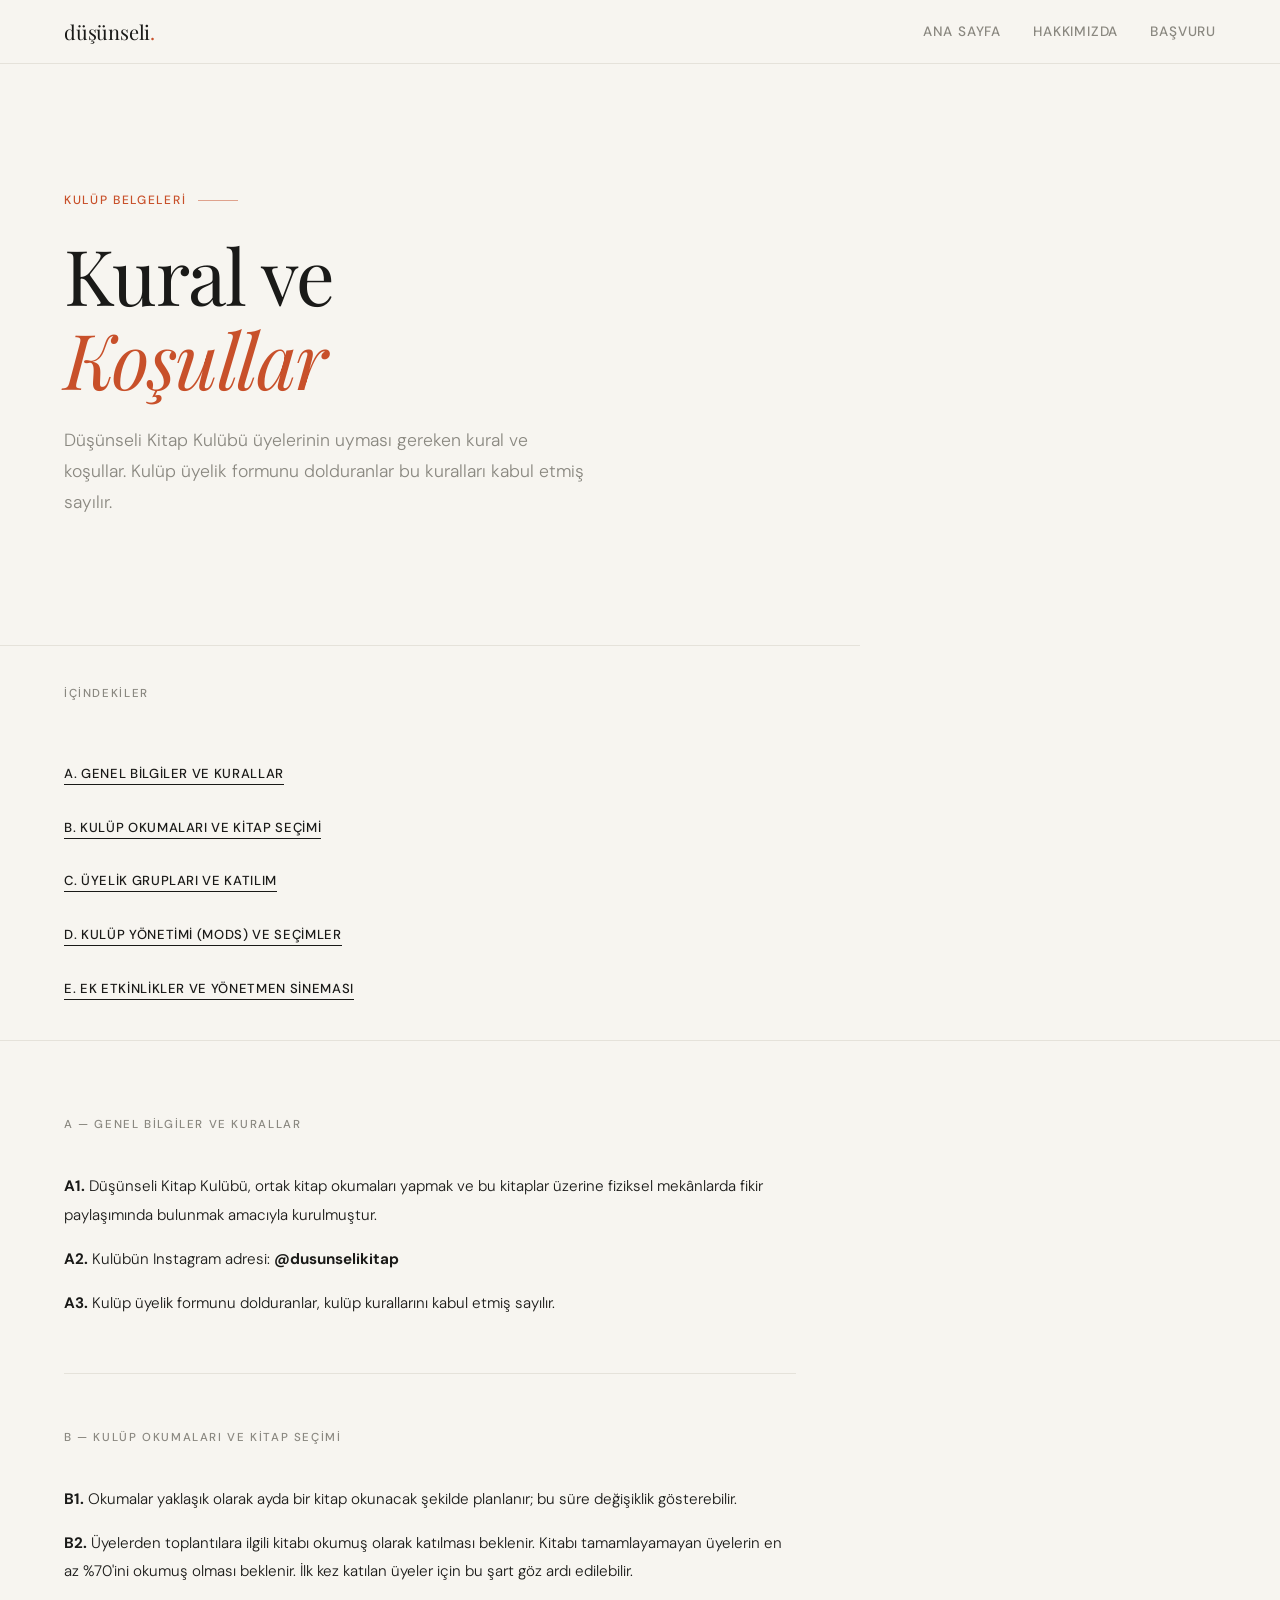
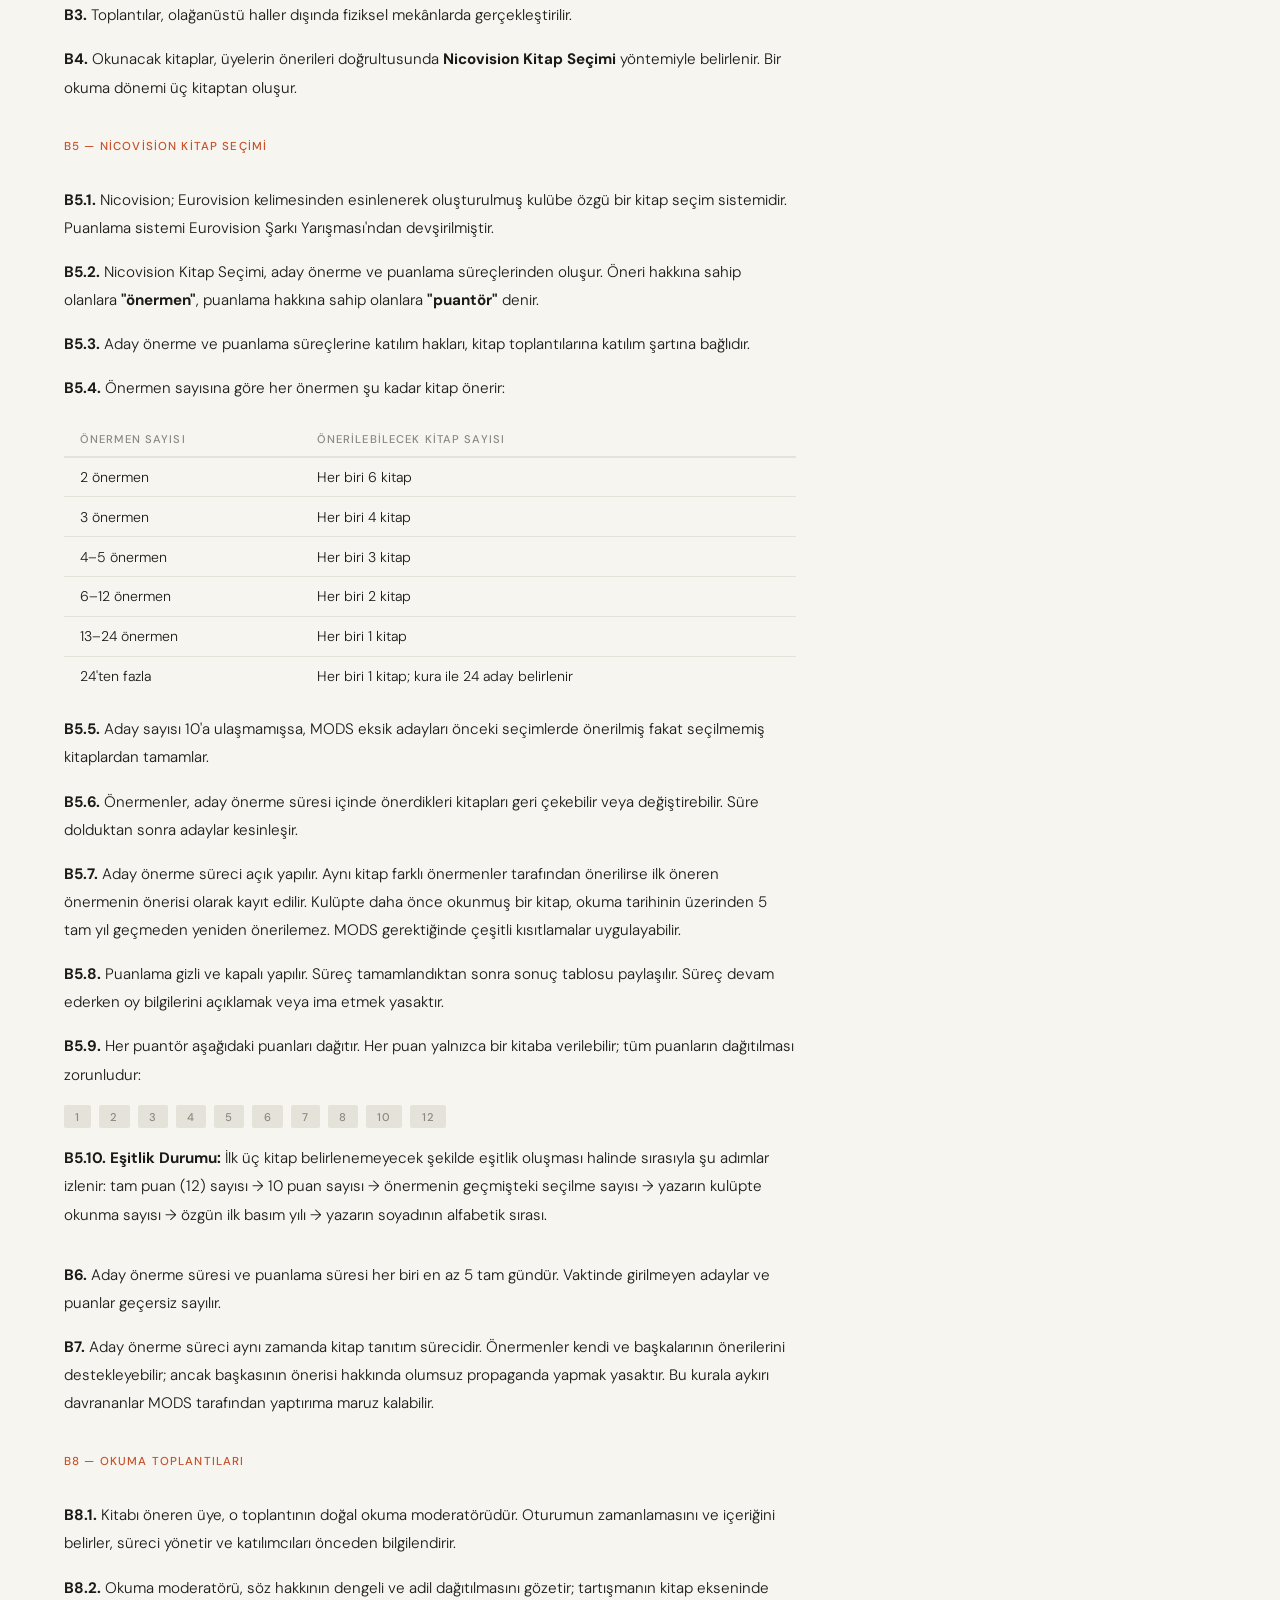
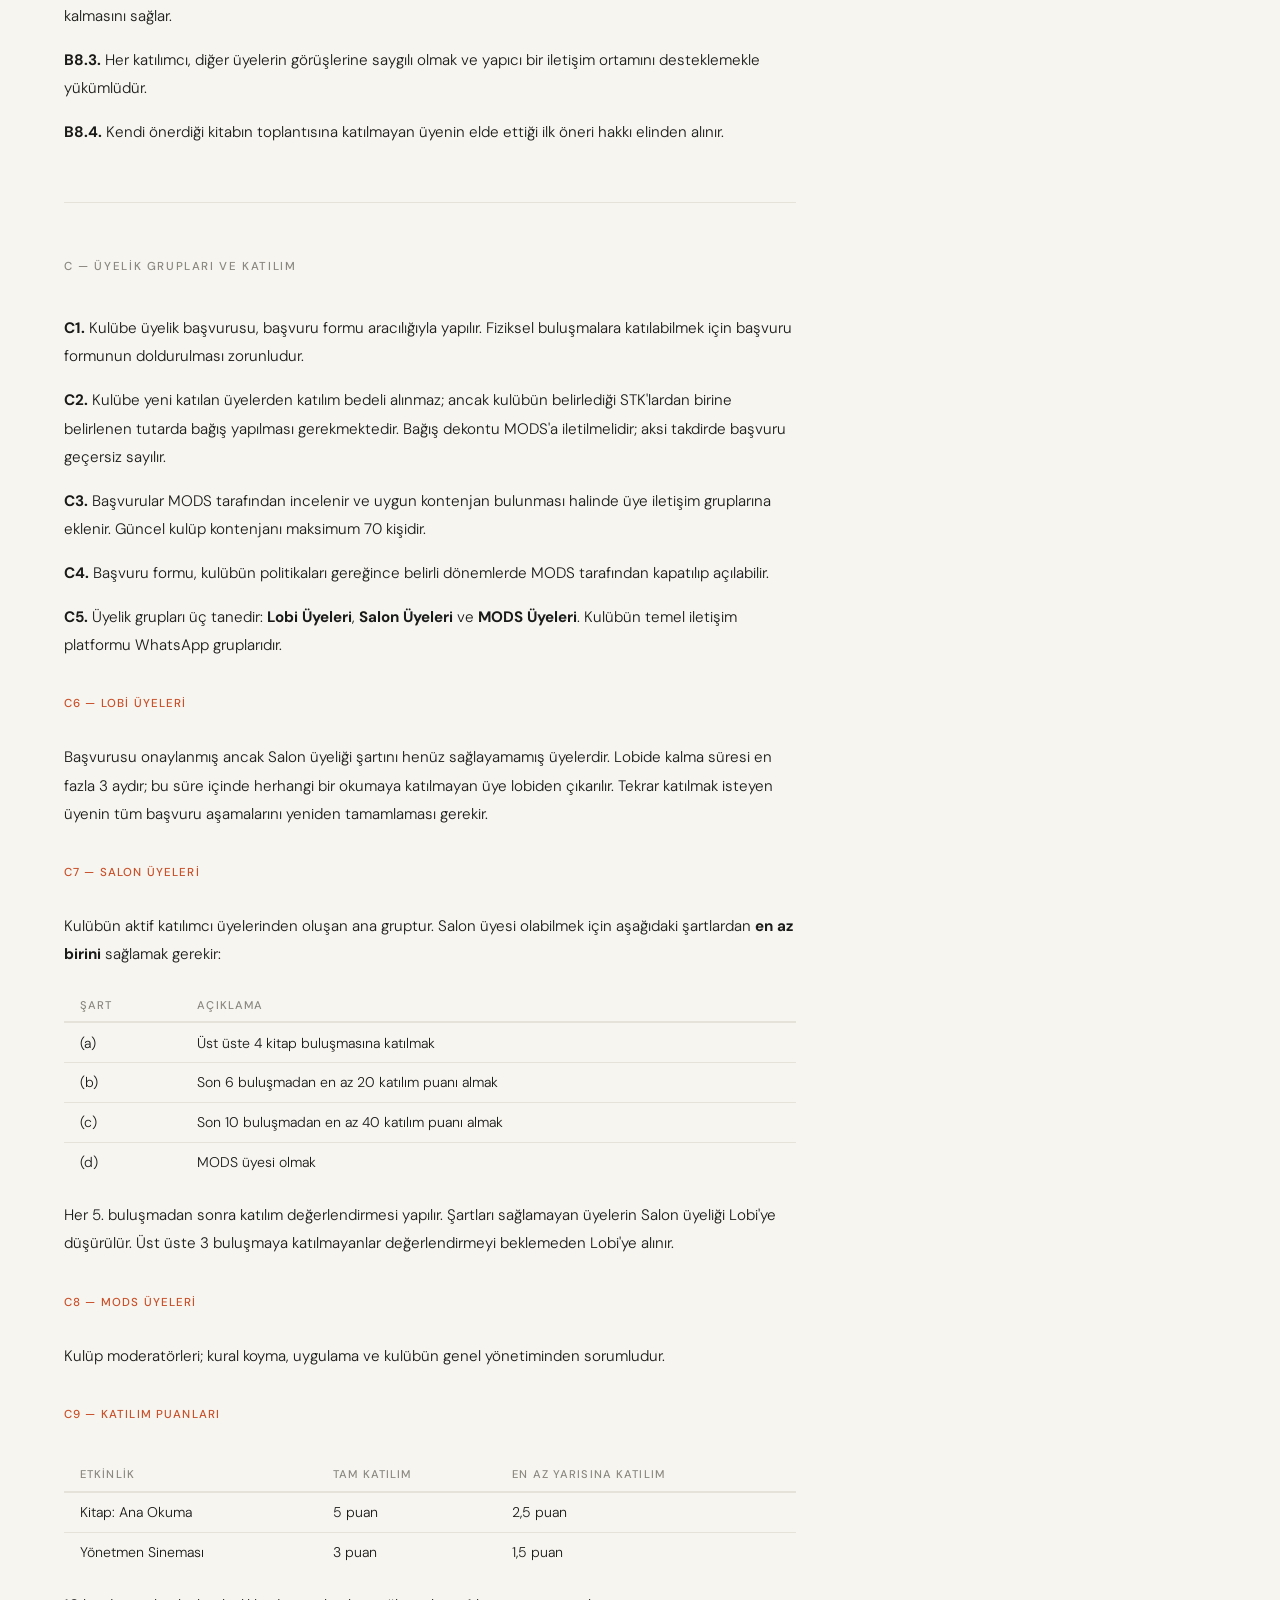
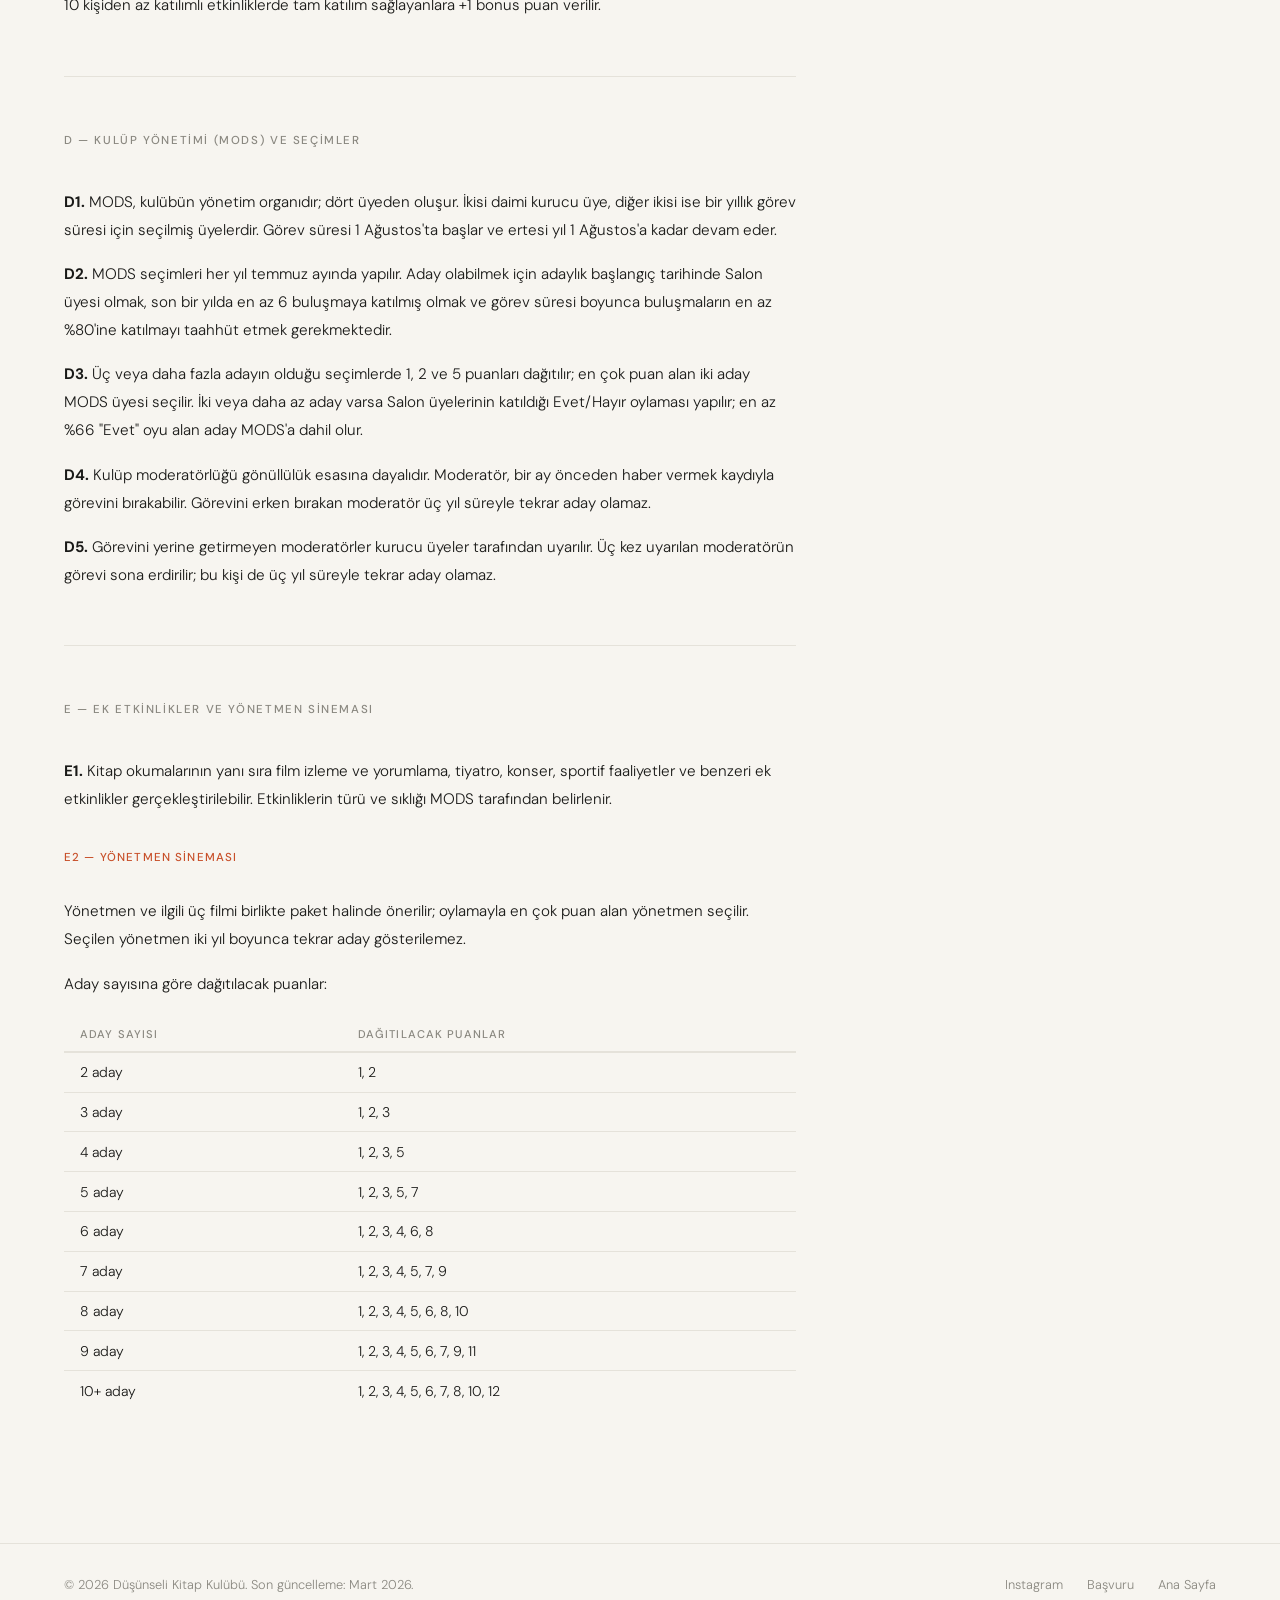
<file: index (1).html>
<!DOCTYPE html>
<html lang="tr">
<head>
  <meta charset="UTF-8" />
  <meta name="viewport" content="width=device-width, initial-scale=1.0"/>
  <title>Kural ve Koşullar — Düşünseli Kitap Kulübü</title>
  <link rel="preconnect" href="https://fonts.googleapis.com">
  <link href="https://fonts.googleapis.com/css2?family=Playfair+Display:ital,wght@0,400;0,700;1,400&family=DM+Sans:wght@300;400;500&display=swap" rel="stylesheet">
  <style>
    *, *::before, *::after { box-sizing: border-box; margin: 0; padding: 0; }

    :root {
      --bg: #F7F5F0;
      --surface: #FFFFFF;
      --ink: #1A1A18;
      --muted: #8A8880;
      --accent: #C8502A;
      --border: #E5E2DA;
      --serif: 'Playfair Display', Georgia, serif;
      --sans: 'DM Sans', sans-serif;
    }

    html { font-size: 16px; scroll-behavior: smooth; }

    body {
      background: var(--bg);
      color: var(--ink);
      font-family: var(--sans);
      font-weight: 300;
      min-height: 100vh;
      opacity: 0;
      animation: fadeIn 0.8s ease forwards;
    }

    @keyframes fadeIn { to { opacity: 1; } }

    /* ── HEADER ── */
    header {
      position: sticky; top: 0; z-index: 100;
      background: rgba(247,245,240,0.88);
      backdrop-filter: blur(12px);
      border-bottom: 1px solid var(--border);
      padding: 0 clamp(1.5rem, 5vw, 4rem);
      display: flex; align-items: center; justify-content: space-between;
      height: 64px;
    }

    .logo {
      font-family: var(--serif);
      font-size: 1.25rem;
      color: var(--ink);
      text-decoration: none;
      letter-spacing: -0.01em;
    }
    .logo span { color: var(--accent); }

    nav { display: flex; gap: 2rem; list-style: none; }
    nav a {
      font-size: 0.85rem;
      font-weight: 500;
      letter-spacing: 0.06em;
      text-transform: uppercase;
      color: var(--muted);
      text-decoration: none;
      transition: color 0.2s;
    }
    nav a:hover { color: var(--ink); }

    /* ── HERO ── */
    .hero {
      padding: clamp(4rem, 10vw, 8rem) clamp(1.5rem, 5vw, 4rem);
      max-width: 860px;
      border-bottom: 1px solid var(--border);
    }

    .hero-label {
      font-size: 0.75rem;
      font-weight: 500;
      letter-spacing: 0.14em;
      text-transform: uppercase;
      color: var(--accent);
      margin-bottom: 1.5rem;
      display: flex; align-items: center; gap: 0.75rem;
    }
    .hero-label::after {
      content: '';
      display: block; width: 2.5rem; height: 1px;
      background: var(--accent); opacity: 0.5;
    }

    .hero h1 {
      font-family: var(--serif);
      font-size: clamp(2.8rem, 6vw, 5rem);
      font-weight: 400;
      line-height: 1.1;
      letter-spacing: -0.02em;
      color: var(--ink);
      margin-bottom: 1.5rem;
    }
    .hero h1 em { color: var(--accent); font-style: italic; }

    .hero p {
      font-size: 1.1rem;
      line-height: 1.75;
      color: var(--muted);
      max-width: 520px;
    }

    /* ── FEATURED POST ── */
    .featured {
      padding: clamp(3rem, 6vw, 5rem) clamp(1.5rem, 5vw, 4rem);
      border-bottom: 1px solid var(--border);
    }

    .section-title {
      font-size: 0.72rem;
      font-weight: 500;
      letter-spacing: 0.14em;
      text-transform: uppercase;
      color: var(--muted);
      margin-bottom: 2.5rem;
    }

    .featured-card {
      display: grid;
      grid-template-columns: 1fr 1fr;
      gap: 4rem;
      align-items: center;
    }

    @media (max-width: 700px) { .featured-card { grid-template-columns: 1fr; gap: 2rem; } }

    .featured-img {
      aspect-ratio: 4/3;
      background: linear-gradient(135deg, #E8E0D5 0%, #D5C9B8 100%);
      border-radius: 4px;
      position: relative;
      overflow: hidden;
    }
    .featured-img::after {
      content: '';
      position: absolute; inset: 0;
      background: url("data:image/svg+xml,%3Csvg xmlns='http://www.w3.org/2000/svg' width='60' height='60'%3E%3Ccircle cx='30' cy='30' r='20' fill='none' stroke='%23C8A882' stroke-width='0.5' opacity='0.4'/%3E%3C/svg%3E") center/60px repeat;
    }

    .featured-content {}

    .post-category {
      display: inline-block;
      font-size: 0.72rem;
      font-weight: 500;
      letter-spacing: 0.1em;
      text-transform: uppercase;
      color: var(--accent);
      margin-bottom: 1rem;
    }

    .featured-content h2 {
      font-family: var(--serif);
      font-size: clamp(1.6rem, 3vw, 2.4rem);
      font-weight: 400;
      line-height: 1.2;
      letter-spacing: -0.015em;
      margin-bottom: 1rem;
      cursor: pointer;
      transition: color 0.2s;
    }
    .featured-content h2:hover { color: var(--accent); }

    .featured-content p {
      font-size: 0.95rem;
      line-height: 1.8;
      color: var(--muted);
      margin-bottom: 1.75rem;
    }

    .post-meta {
      display: flex; align-items: center; gap: 1rem;
      font-size: 0.8rem; color: var(--muted);
    }
    .post-meta .author { font-weight: 500; color: var(--ink); }
    .post-meta .dot { width: 3px; height: 3px; border-radius: 50%; background: var(--border); }

    .read-more {
      display: inline-flex; align-items: center; gap: 0.5rem;
      font-size: 0.82rem; font-weight: 500;
      letter-spacing: 0.05em; text-transform: uppercase;
      color: var(--ink); text-decoration: none;
      border-bottom: 1px solid var(--ink);
      padding-bottom: 2px;
      transition: color 0.2s, border-color 0.2s;
      margin-top: 1.5rem;
    }
    .read-more:hover { color: var(--accent); border-color: var(--accent); }
    .read-more svg { transition: transform 0.2s; }
    .read-more:hover svg { transform: translateX(4px); }

    /* ── POST GRID ── */
    .posts-section {
      padding: clamp(3rem, 6vw, 5rem) clamp(1.5rem, 5vw, 4rem);
    }

    .posts-header {
      display: flex; align-items: baseline; justify-content: space-between;
      margin-bottom: 2.5rem;
    }

    .view-all {
      font-size: 0.78rem; font-weight: 500;
      letter-spacing: 0.08em; text-transform: uppercase;
      color: var(--muted); text-decoration: none;
      transition: color 0.2s;
    }
    .view-all:hover { color: var(--ink); }

    .posts-grid {
      display: grid;
      grid-template-columns: repeat(auto-fill, minmax(280px, 1fr));
      gap: 2rem 2.5rem;
    }

    .post-card {
      cursor: pointer;
      opacity: 0;
      transform: translateY(16px);
      animation: slideUp 0.5s ease forwards;
    }
    .post-card:nth-child(1) { animation-delay: 0.1s; }
    .post-card:nth-child(2) { animation-delay: 0.2s; }
    .post-card:nth-child(3) { animation-delay: 0.3s; }
    .post-card:nth-child(4) { animation-delay: 0.4s; }
    .post-card:nth-child(5) { animation-delay: 0.5s; }
    .post-card:nth-child(6) { animation-delay: 0.6s; }

    @keyframes slideUp { to { opacity: 1; transform: none; } }

    .post-card-img {
      aspect-ratio: 16/9;
      border-radius: 3px;
      margin-bottom: 1.2rem;
      overflow: hidden;
      background: var(--border);
      position: relative;
    }
    .post-card-img .color-block {
      width: 100%; height: 100%;
      transition: transform 0.4s ease;
    }
    .post-card:hover .color-block { transform: scale(1.04); }

    .c1 { background: linear-gradient(135deg, #D4E8D4, #A8C8A8); }
    .c2 { background: linear-gradient(135deg, #E8D4D4, #C8A8A8); }
    .c3 { background: linear-gradient(135deg, #D4D4E8, #A8A8C8); }
    .c4 { background: linear-gradient(135deg, #E8E4D4, #C8C0A8); }
    .c5 { background: linear-gradient(135deg, #D4E4E8, #A8B8C8); }
    .c6 { background: linear-gradient(135deg, #E8D8E8, #C8A8C8); }

    .post-card h3 {
      font-family: var(--serif);
      font-size: 1.15rem;
      font-weight: 400;
      line-height: 1.35;
      letter-spacing: -0.01em;
      margin-bottom: 0.6rem;
      transition: color 0.2s;
    }
    .post-card:hover h3 { color: var(--accent); }

    .post-card p {
      font-size: 0.875rem;
      line-height: 1.7;
      color: var(--muted);
      margin-bottom: 1rem;
      display: -webkit-box;
      -webkit-line-clamp: 2;
      -webkit-box-orient: vertical;
      overflow: hidden;
    }

    .post-card .post-meta { font-size: 0.75rem; }

    /* ── DIVIDER ── */
    .divider {
      width: clamp(1.5rem, 5vw, 4rem);
      margin: 0 clamp(1.5rem, 5vw, 4rem);
      height: 1px; background: var(--border);
    }

    /* ── NEWSLETTER ── */
    .newsletter {
      margin: 0 clamp(1.5rem, 5vw, 4rem) clamp(3rem, 6vw, 5rem);
      background: var(--ink);
      color: #F7F5F0;
      border-radius: 6px;
      padding: clamp(2.5rem, 5vw, 4rem);
      display: grid;
      grid-template-columns: 1fr auto;
      gap: 2rem; align-items: center;
    }
    @media (max-width: 600px) { .newsletter { grid-template-columns: 1fr; } }

    .newsletter h3 {
      font-family: var(--serif);
      font-size: clamp(1.4rem, 3vw, 2rem);
      font-weight: 400;
      margin-bottom: 0.5rem;
    }
    .newsletter p { font-size: 0.9rem; opacity: 0.55; line-height: 1.6; }

    .nl-form { display: flex; gap: 0.75rem; flex-wrap: wrap; }
    .nl-form input {
      flex: 1; min-width: 200px;
      background: rgba(255,255,255,0.08);
      border: 1px solid rgba(255,255,255,0.15);
      border-radius: 3px;
      padding: 0.75rem 1rem;
      font-family: var(--sans);
      font-size: 0.9rem; color: #F7F5F0;
      outline: none;
      transition: border-color 0.2s;
    }
    .nl-form input::placeholder { opacity: 0.4; }
    .nl-form input:focus { border-color: rgba(255,255,255,0.4); }

    .nl-form button {
      background: var(--accent);
      border: none; border-radius: 3px;
      padding: 0.75rem 1.5rem;
      font-family: var(--sans);
      font-size: 0.82rem; font-weight: 500;
      letter-spacing: 0.08em; text-transform: uppercase;
      color: #fff; cursor: pointer;
      transition: opacity 0.2s;
      white-space: nowrap;
    }
    .nl-form button:hover { opacity: 0.85; }

    /* ── FOOTER ── */
    footer {
      border-top: 1px solid var(--border);
      padding: 2rem clamp(1.5rem, 5vw, 4rem);
      display: flex; align-items: center; justify-content: space-between;
      flex-wrap: wrap; gap: 1rem;
    }
    footer p { font-size: 0.8rem; color: var(--muted); }
    .footer-links { display: flex; gap: 1.5rem; }
    .footer-links a {
      font-size: 0.8rem; color: var(--muted);
      text-decoration: none; transition: color 0.2s;
    }
    .footer-links a:hover { color: var(--ink); }

    /* ── RULES ── */
    .rule-block p {
      font-size: 0.95rem;
      line-height: 1.85;
      color: var(--ink);
      margin-bottom: 1rem;
    }
    .rule-block p:last-child { margin-bottom: 0; }

    .rule-table {
      overflow-x: auto;
      margin: 1.25rem 0;
    }
    .rule-table table {
      width: 100%;
      border-collapse: collapse;
      font-size: 0.88rem;
    }
    .rule-table th {
      text-align: left;
      font-size: 0.7rem;
      font-weight: 500;
      letter-spacing: 0.1em;
      text-transform: uppercase;
      color: var(--muted);
      padding: 0.6rem 1rem;
      border-bottom: 2px solid var(--border);
    }
    .rule-table td {
      padding: 0.65rem 1rem;
      border-bottom: 1px solid var(--border);
      color: var(--ink);
      vertical-align: top;
    }
    .rule-table tr:last-child td { border-bottom: none; }
    .rule-table tr:hover td { background: var(--bg); }

    /* ── TAGS ── */
    .tags { display: flex; flex-wrap: wrap; gap: 0.5rem; margin-top: 0.75rem; }
    .tag {
      font-size: 0.7rem; font-weight: 500;
      letter-spacing: 0.08em; text-transform: uppercase;
      color: var(--muted); background: var(--border);
      padding: 0.3rem 0.7rem; border-radius: 2px;
    }
  </style>
</head>
<body>

  <!-- HEADER -->
  <header>
    <a href="#" class="logo">düşünseli<span>.</span></a>
    <nav>
      <a href="#">Ana Sayfa</a>
      <a href="#">Hakkımızda</a>
      <a href="#">Başvuru</a>
    </nav>
  </header>

  <!-- HERO -->
  <section class="hero">
    <div class="hero-label">Kulüp Belgeleri</div>
    <h1>Kural ve<br><em>Koşullar</em></h1>
    <p>Düşünseli Kitap Kulübü üyelerinin uyması gereken kural ve koşullar. Kulüp üyelik formunu dolduranlar bu kuralları kabul etmiş sayılır.</p>
  </section>

  <!-- İÇİNDEKİLER -->
  <section class="featured" style="padding-top: 2.5rem; padding-bottom: 2.5rem;">
    <div class="section-title">İçindekiler</div>
    <nav style="display:flex; flex-direction:column; gap:0.6rem; list-style:none;">
      <a href="#bolum-a" class="read-more" style="display:inline-flex; width:fit-content;">A. Genel Bilgiler ve Kurallar</a>
      <a href="#bolum-b" class="read-more" style="display:inline-flex; width:fit-content;">B. Kulüp Okumaları ve Kitap Seçimi</a>
      <a href="#bolum-c" class="read-more" style="display:inline-flex; width:fit-content;">C. Üyelik Grupları ve Katılım</a>
      <a href="#bolum-d" class="read-more" style="display:inline-flex; width:fit-content;">D. Kulüp Yönetimi (MODS) ve Seçimler</a>
      <a href="#bolum-e" class="read-more" style="display:inline-flex; width:fit-content;">E. Ek Etkinlikler ve Yönetmen Sineması</a>
    </nav>
  </section>

  <!-- KURALLAR -->
  <section class="posts-section" style="max-width: 860px;">

    <!-- A -->
    <div id="bolum-a" style="margin-bottom: 3.5rem;">
      <div class="section-title">A — Genel Bilgiler ve Kurallar</div>
      <div class="rule-block">
        <p><strong>A1.</strong> Düşünseli Kitap Kulübü, ortak kitap okumaları yapmak ve bu kitaplar üzerine fiziksel mekânlarda fikir paylaşımında bulunmak amacıyla kurulmuştur.</p>
        <p><strong>A2.</strong> Kulübün Instagram adresi: <strong>@dusunselikitap</strong></p>
        <p><strong>A3.</strong> Kulüp üyelik formunu dolduranlar, kulüp kurallarını kabul etmiş sayılır.</p>
      </div>
    </div>

    <div class="divider" style="width:100%; margin: 0 0 3.5rem 0;"></div>

    <!-- B -->
    <div id="bolum-b" style="margin-bottom: 3.5rem;">
      <div class="section-title">B — Kulüp Okumaları ve Kitap Seçimi</div>
      <div class="rule-block">
        <p><strong>B1.</strong> Okumalar yaklaşık olarak ayda bir kitap okunacak şekilde planlanır; bu süre değişiklik gösterebilir.</p>
        <p><strong>B2.</strong> Üyelerden toplantılara ilgili kitabı okumuş olarak katılması beklenir. Kitabı tamamlayamayan üyelerin en az %70'ini okumuş olması beklenir. İlk kez katılan üyeler için bu şart göz ardı edilebilir.</p>
        <p><strong>B3.</strong> Toplantılar, olağanüstü haller dışında fiziksel mekânlarda gerçekleştirilir.</p>
        <p><strong>B4.</strong> Okunacak kitaplar, üyelerin önerileri doğrultusunda <strong>Nicovision Kitap Seçimi</strong> yöntemiyle belirlenir. Bir okuma dönemi üç kitaptan oluşur.</p>
      </div>

      <div style="margin-top: 2rem;">
        <span class="post-category">B5 — Nicovision Kitap Seçimi</span>
        <div class="rule-block" style="margin-top:1rem;">
          <p><strong>B5.1.</strong> Nicovision; Eurovision kelimesinden esinlenerek oluşturulmuş kulübe özgü bir kitap seçim sistemidir. Puanlama sistemi Eurovision Şarkı Yarışması'ndan devşirilmiştir.</p>
          <p><strong>B5.2.</strong> Nicovision Kitap Seçimi, aday önerme ve puanlama süreçlerinden oluşur. Öneri hakkına sahip olanlara <strong>"önermen"</strong>, puanlama hakkına sahip olanlara <strong>"puantör"</strong> denir.</p>
          <p><strong>B5.3.</strong> Aday önerme ve puanlama süreçlerine katılım hakları, kitap toplantılarına katılım şartına bağlıdır.</p>
          <p><strong>B5.4.</strong> Önermen sayısına göre her önermen şu kadar kitap önerir:</p>

          <div class="rule-table">
            <table>
              <thead><tr><th>Önermen Sayısı</th><th>Önerilebilecek Kitap Sayısı</th></tr></thead>
              <tbody>
                <tr><td>2 önermen</td><td>Her biri 6 kitap</td></tr>
                <tr><td>3 önermen</td><td>Her biri 4 kitap</td></tr>
                <tr><td>4–5 önermen</td><td>Her biri 3 kitap</td></tr>
                <tr><td>6–12 önermen</td><td>Her biri 2 kitap</td></tr>
                <tr><td>13–24 önermen</td><td>Her biri 1 kitap</td></tr>
                <tr><td>24'ten fazla</td><td>Her biri 1 kitap; kura ile 24 aday belirlenir</td></tr>
              </tbody>
            </table>
          </div>

          <p><strong>B5.5.</strong> Aday sayısı 10'a ulaşmamışsa, MODS eksik adayları önceki seçimlerde önerilmiş fakat seçilmemiş kitaplardan tamamlar.</p>
          <p><strong>B5.6.</strong> Önermenler, aday önerme süresi içinde önerdikleri kitapları geri çekebilir veya değiştirebilir. Süre dolduktan sonra adaylar kesinleşir.</p>
          <p><strong>B5.7.</strong> Aday önerme süreci açık yapılır. Aynı kitap farklı önermenler tarafından önerilirse ilk öneren önermenin önerisi olarak kayıt edilir. Kulüpte daha önce okunmuş bir kitap, okuma tarihinin üzerinden 5 tam yıl geçmeden yeniden önerilemez. MODS gerektiğinde çeşitli kısıtlamalar uygulayabilir.</p>
          <p><strong>B5.8.</strong> Puanlama gizli ve kapalı yapılır. Süreç tamamlandıktan sonra sonuç tablosu paylaşılır. Süreç devam ederken oy bilgilerini açıklamak veya ima etmek yasaktır.</p>
          <p><strong>B5.9.</strong> Her puantör aşağıdaki puanları dağıtır. Her puan yalnızca bir kitaba verilebilir; tüm puanların dağıtılması zorunludur:</p>
          <div class="tags" style="margin: 0.5rem 0 1rem;">
            <span class="tag">1</span><span class="tag">2</span><span class="tag">3</span><span class="tag">4</span><span class="tag">5</span><span class="tag">6</span><span class="tag">7</span><span class="tag">8</span><span class="tag">10</span><span class="tag">12</span>
          </div>
          <p><strong>B5.10. Eşitlik Durumu:</strong> İlk üç kitap belirlenemeyecek şekilde eşitlik oluşması halinde sırasıyla şu adımlar izlenir: tam puan (12) sayısı → 10 puan sayısı → önermenin geçmişteki seçilme sayısı → yazarın kulüpte okunma sayısı → özgün ilk basım yılı → yazarın soyadının alfabetik sırası.</p>
        </div>
      </div>

      <div class="rule-block" style="margin-top: 2rem;">
        <p><strong>B6.</strong> Aday önerme süresi ve puanlama süresi her biri en az 5 tam gündür. Vaktinde girilmeyen adaylar ve puanlar geçersiz sayılır.</p>
        <p><strong>B7.</strong> Aday önerme süreci aynı zamanda kitap tanıtım sürecidir. Önermenler kendi ve başkalarının önerilerini destekleyebilir; ancak başkasının önerisi hakkında olumsuz propaganda yapmak yasaktır. Bu kurala aykırı davrananlar MODS tarafından yaptırıma maruz kalabilir.</p>
      </div>

      <div style="margin-top: 2rem;">
        <span class="post-category">B8 — Okuma Toplantıları</span>
        <div class="rule-block" style="margin-top:1rem;">
          <p><strong>B8.1.</strong> Kitabı öneren üye, o toplantının doğal okuma moderatörüdür. Oturumun zamanlamasını ve içeriğini belirler, süreci yönetir ve katılımcıları önceden bilgilendirir.</p>
          <p><strong>B8.2.</strong> Okuma moderatörü, söz hakkının dengeli ve adil dağıtılmasını gözetir; tartışmanın kitap ekseninde kalmasını sağlar.</p>
          <p><strong>B8.3.</strong> Her katılımcı, diğer üyelerin görüşlerine saygılı olmak ve yapıcı bir iletişim ortamını desteklemekle yükümlüdür.</p>
          <p><strong>B8.4.</strong> Kendi önerdiği kitabın toplantısına katılmayan üyenin elde ettiği ilk öneri hakkı elinden alınır.</p>
        </div>
      </div>
    </div>

    <div class="divider" style="width:100%; margin: 0 0 3.5rem 0;"></div>

    <!-- C -->
    <div id="bolum-c" style="margin-bottom: 3.5rem;">
      <div class="section-title">C — Üyelik Grupları ve Katılım</div>
      <div class="rule-block">
        <p><strong>C1.</strong> Kulübe üyelik başvurusu, başvuru formu aracılığıyla yapılır. Fiziksel buluşmalara katılabilmek için başvuru formunun doldurulması zorunludur.</p>
        <p><strong>C2.</strong> Kulübe yeni katılan üyelerden katılım bedeli alınmaz; ancak kulübün belirlediği STK'lardan birine belirlenen tutarda bağış yapılması gerekmektedir. Bağış dekontu MODS'a iletilmelidir; aksi takdirde başvuru geçersiz sayılır.</p>
        <p><strong>C3.</strong> Başvurular MODS tarafından incelenir ve uygun kontenjan bulunması halinde üye iletişim gruplarına eklenir. Güncel kulüp kontenjanı maksimum 70 kişidir.</p>
        <p><strong>C4.</strong> Başvuru formu, kulübün politikaları gereğince belirli dönemlerde MODS tarafından kapatılıp açılabilir.</p>
        <p><strong>C5.</strong> Üyelik grupları üç tanedir: <strong>Lobi Üyeleri</strong>, <strong>Salon Üyeleri</strong> ve <strong>MODS Üyeleri</strong>. Kulübün temel iletişim platformu WhatsApp gruplarıdır.</p>
      </div>

      <div style="margin-top: 2rem;">
        <span class="post-category">C6 — Lobi Üyeleri</span>
        <div class="rule-block" style="margin-top:1rem;">
          <p>Başvurusu onaylanmış ancak Salon üyeliği şartını henüz sağlayamamış üyelerdir. Lobide kalma süresi en fazla 3 aydır; bu süre içinde herhangi bir okumaya katılmayan üye lobiden çıkarılır. Tekrar katılmak isteyen üyenin tüm başvuru aşamalarını yeniden tamamlaması gerekir.</p>
        </div>
      </div>

      <div style="margin-top: 2rem;">
        <span class="post-category">C7 — Salon Üyeleri</span>
        <div class="rule-block" style="margin-top:1rem;">
          <p>Kulübün aktif katılımcı üyelerinden oluşan ana gruptur. Salon üyesi olabilmek için aşağıdaki şartlardan <strong>en az birini</strong> sağlamak gerekir:</p>
          <div class="rule-table">
            <table>
              <thead><tr><th>Şart</th><th>Açıklama</th></tr></thead>
              <tbody>
                <tr><td>(a)</td><td>Üst üste 4 kitap buluşmasına katılmak</td></tr>
                <tr><td>(b)</td><td>Son 6 buluşmadan en az 20 katılım puanı almak</td></tr>
                <tr><td>(c)</td><td>Son 10 buluşmadan en az 40 katılım puanı almak</td></tr>
                <tr><td>(d)</td><td>MODS üyesi olmak</td></tr>
              </tbody>
            </table>
          </div>
          <p style="margin-top:1rem;">Her 5. buluşmadan sonra katılım değerlendirmesi yapılır. Şartları sağlamayan üyelerin Salon üyeliği Lobi'ye düşürülür. Üst üste 3 buluşmaya katılmayanlar değerlendirmeyi beklemeden Lobi'ye alınır.</p>
        </div>
      </div>

      <div style="margin-top: 2rem;">
        <span class="post-category">C8 — MODS Üyeleri</span>
        <div class="rule-block" style="margin-top:1rem;">
          <p>Kulüp moderatörleri; kural koyma, uygulama ve kulübün genel yönetiminden sorumludur.</p>
        </div>
      </div>

      <div style="margin-top: 2rem;">
        <span class="post-category">C9 — Katılım Puanları</span>
        <div class="rule-block" style="margin-top:1rem;">
          <div class="rule-table">
            <table>
              <thead><tr><th>Etkinlik</th><th>Tam Katılım</th><th>En Az Yarısına Katılım</th></tr></thead>
              <tbody>
                <tr><td>Kitap: Ana Okuma</td><td>5 puan</td><td>2,5 puan</td></tr>
                <tr><td>Yönetmen Sineması</td><td>3 puan</td><td>1,5 puan</td></tr>
              </tbody>
            </table>
          </div>
          <p style="margin-top:1rem;">10 kişiden az katılımlı etkinliklerde tam katılım sağlayanlara +1 bonus puan verilir.</p>
        </div>
      </div>
    </div>

    <div class="divider" style="width:100%; margin: 0 0 3.5rem 0;"></div>

    <!-- D -->
    <div id="bolum-d" style="margin-bottom: 3.5rem;">
      <div class="section-title">D — Kulüp Yönetimi (MODS) ve Seçimler</div>
      <div class="rule-block">
        <p><strong>D1.</strong> MODS, kulübün yönetim organıdır; dört üyeden oluşur. İkisi daimi kurucu üye, diğer ikisi ise bir yıllık görev süresi için seçilmiş üyelerdir. Görev süresi 1 Ağustos'ta başlar ve ertesi yıl 1 Ağustos'a kadar devam eder.</p>
        <p><strong>D2.</strong> MODS seçimleri her yıl temmuz ayında yapılır. Aday olabilmek için adaylık başlangıç tarihinde Salon üyesi olmak, son bir yılda en az 6 buluşmaya katılmış olmak ve görev süresi boyunca buluşmaların en az %80'ine katılmayı taahhüt etmek gerekmektedir.</p>
        <p><strong>D3.</strong> Üç veya daha fazla adayın olduğu seçimlerde 1, 2 ve 5 puanları dağıtılır; en çok puan alan iki aday MODS üyesi seçilir. İki veya daha az aday varsa Salon üyelerinin katıldığı Evet/Hayır oylaması yapılır; en az %66 "Evet" oyu alan aday MODS'a dahil olur.</p>
        <p><strong>D4.</strong> Kulüp moderatörlüğü gönüllülük esasına dayalıdır. Moderatör, bir ay önceden haber vermek kaydıyla görevini bırakabilir. Görevini erken bırakan moderatör üç yıl süreyle tekrar aday olamaz.</p>
        <p><strong>D5.</strong> Görevini yerine getirmeyen moderatörler kurucu üyeler tarafından uyarılır. Üç kez uyarılan moderatörün görevi sona erdirilir; bu kişi de üç yıl süreyle tekrar aday olamaz.</p>
      </div>
    </div>

    <div class="divider" style="width:100%; margin: 0 0 3.5rem 0;"></div>

    <!-- E -->
    <div id="bolum-e" style="margin-bottom: 3.5rem;">
      <div class="section-title">E — Ek Etkinlikler ve Yönetmen Sineması</div>
      <div class="rule-block">
        <p><strong>E1.</strong> Kitap okumalarının yanı sıra film izleme ve yorumlama, tiyatro, konser, sportif faaliyetler ve benzeri ek etkinlikler gerçekleştirilebilir. Etkinliklerin türü ve sıklığı MODS tarafından belirlenir.</p>
      </div>

      <div style="margin-top: 2rem;">
        <span class="post-category">E2 — Yönetmen Sineması</span>
        <div class="rule-block" style="margin-top:1rem;">
          <p>Yönetmen ve ilgili üç filmi birlikte paket halinde önerilir; oylamayla en çok puan alan yönetmen seçilir. Seçilen yönetmen iki yıl boyunca tekrar aday gösterilemez.</p>
          <p style="margin-top:1rem;">Aday sayısına göre dağıtılacak puanlar:</p>
          <div class="rule-table">
            <table>
              <thead><tr><th>Aday Sayısı</th><th>Dağıtılacak Puanlar</th></tr></thead>
              <tbody>
                <tr><td>2 aday</td><td>1, 2</td></tr>
                <tr><td>3 aday</td><td>1, 2, 3</td></tr>
                <tr><td>4 aday</td><td>1, 2, 3, 5</td></tr>
                <tr><td>5 aday</td><td>1, 2, 3, 5, 7</td></tr>
                <tr><td>6 aday</td><td>1, 2, 3, 4, 6, 8</td></tr>
                <tr><td>7 aday</td><td>1, 2, 3, 4, 5, 7, 9</td></tr>
                <tr><td>8 aday</td><td>1, 2, 3, 4, 5, 6, 8, 10</td></tr>
                <tr><td>9 aday</td><td>1, 2, 3, 4, 5, 6, 7, 9, 11</td></tr>
                <tr><td>10+ aday</td><td>1, 2, 3, 4, 5, 6, 7, 8, 10, 12</td></tr>
              </tbody>
            </table>
          </div>
        </div>
      </div>
    </div>

  </section>

  <!-- FOOTER -->
  <footer>
    <p>© 2026 Düşünseli Kitap Kulübü. Son güncelleme: Mart 2026.</p>
    <div class="footer-links">
      <a href="#">Instagram</a>
      <a href="#">Başvuru</a>
      <a href="#">Ana Sayfa</a>
    </div>
  </footer>

</body>
</html>
</file>
